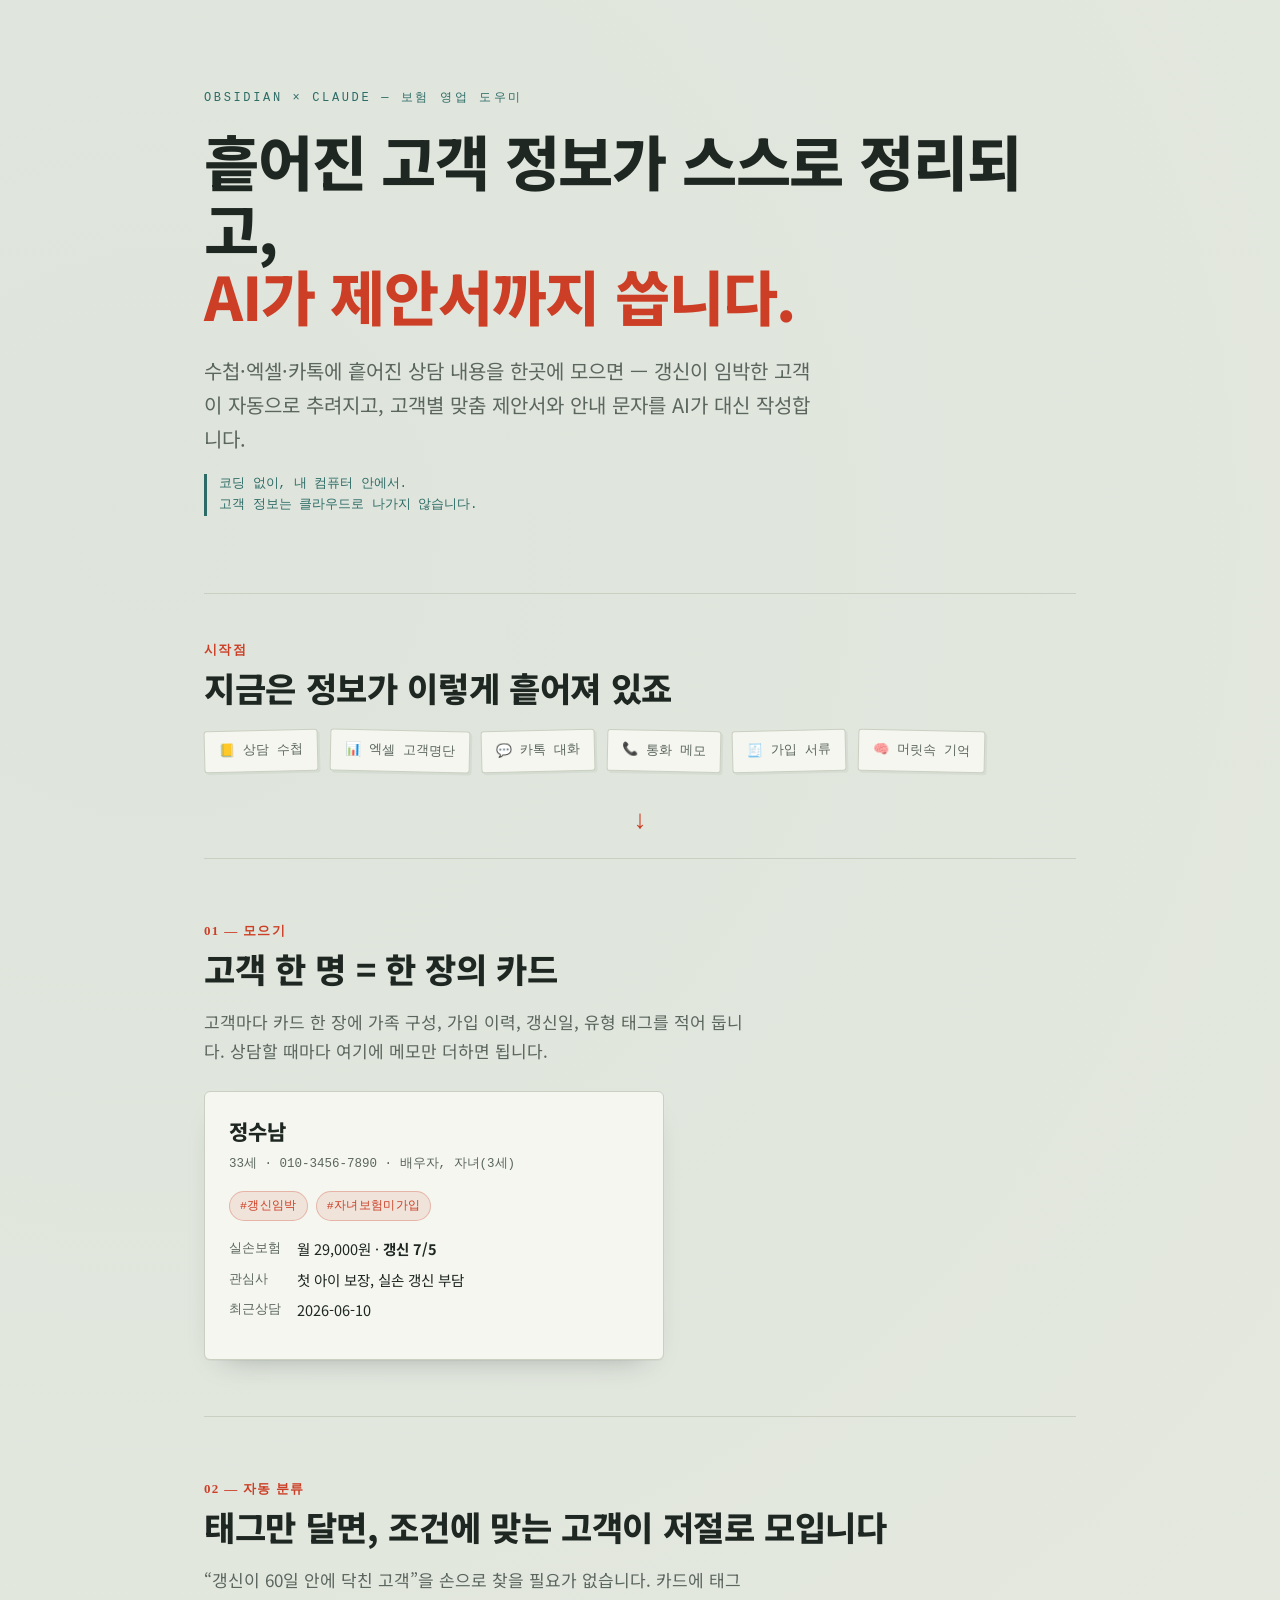
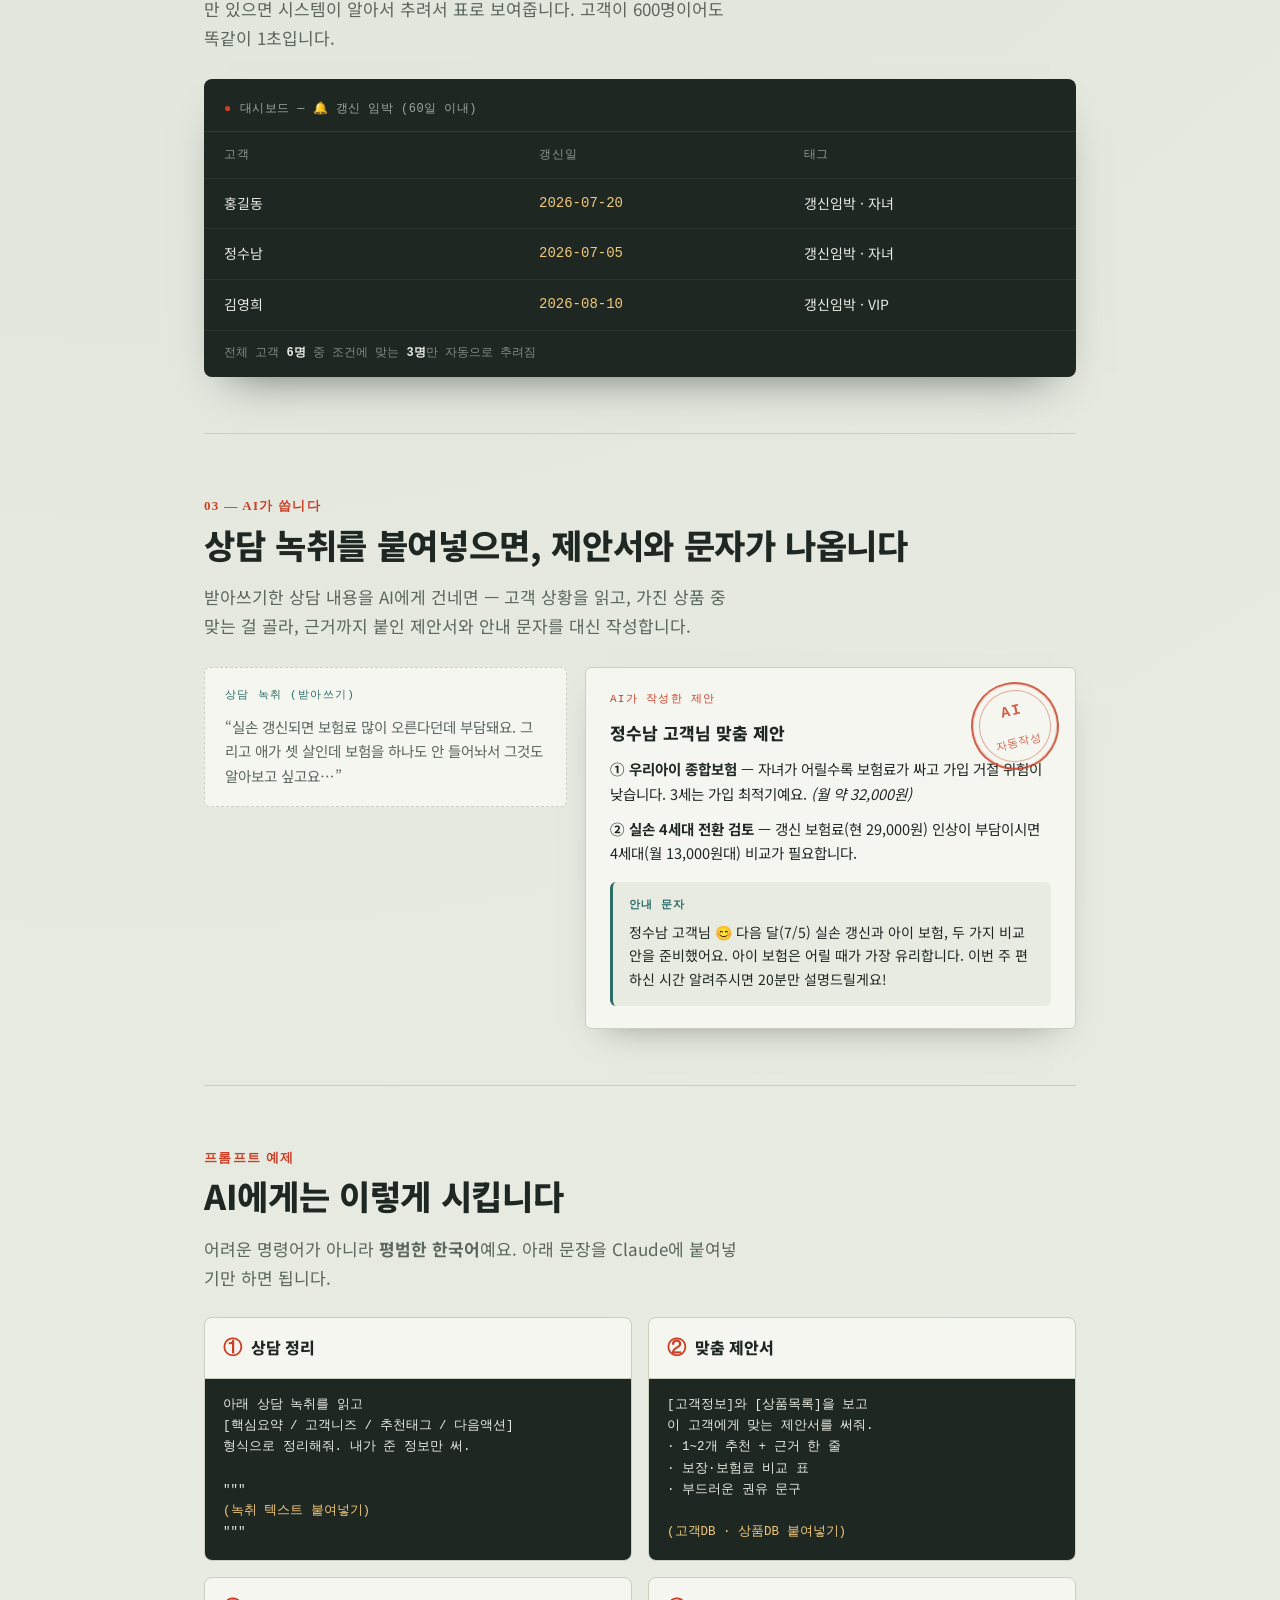
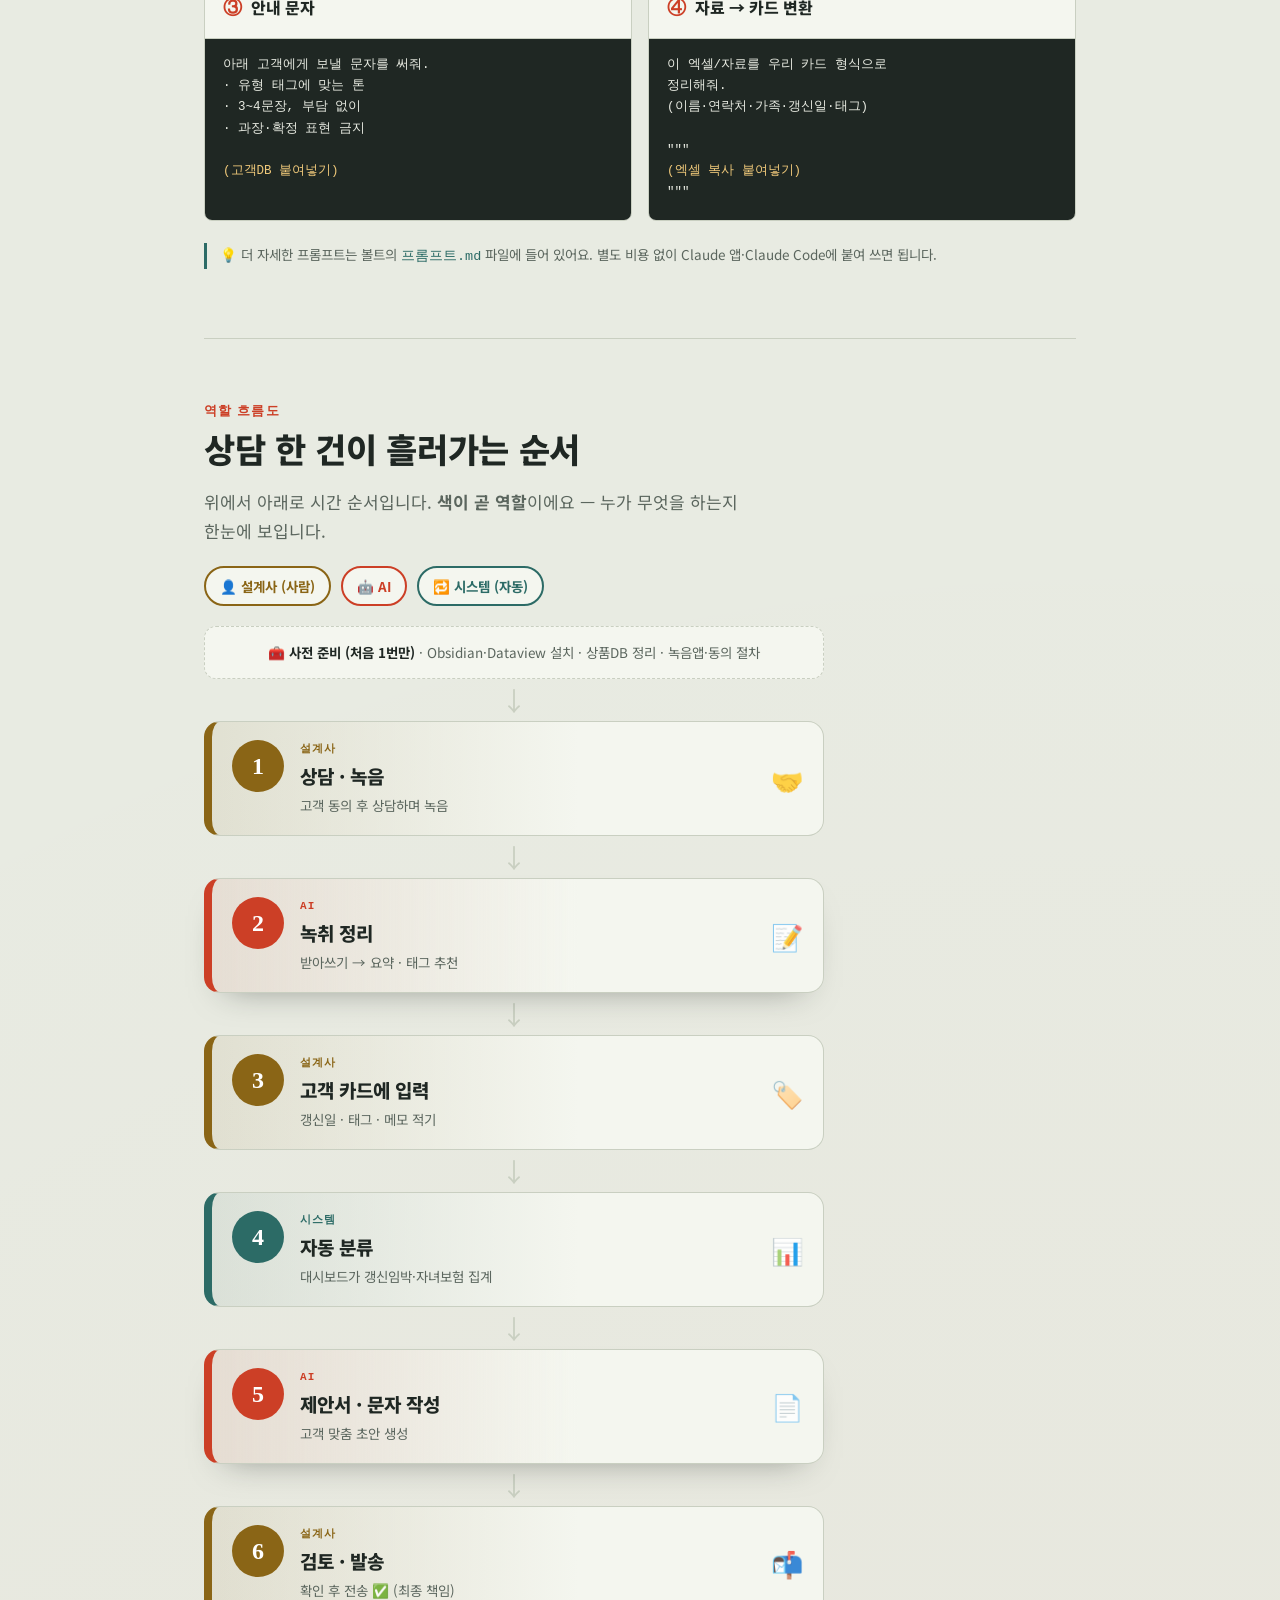
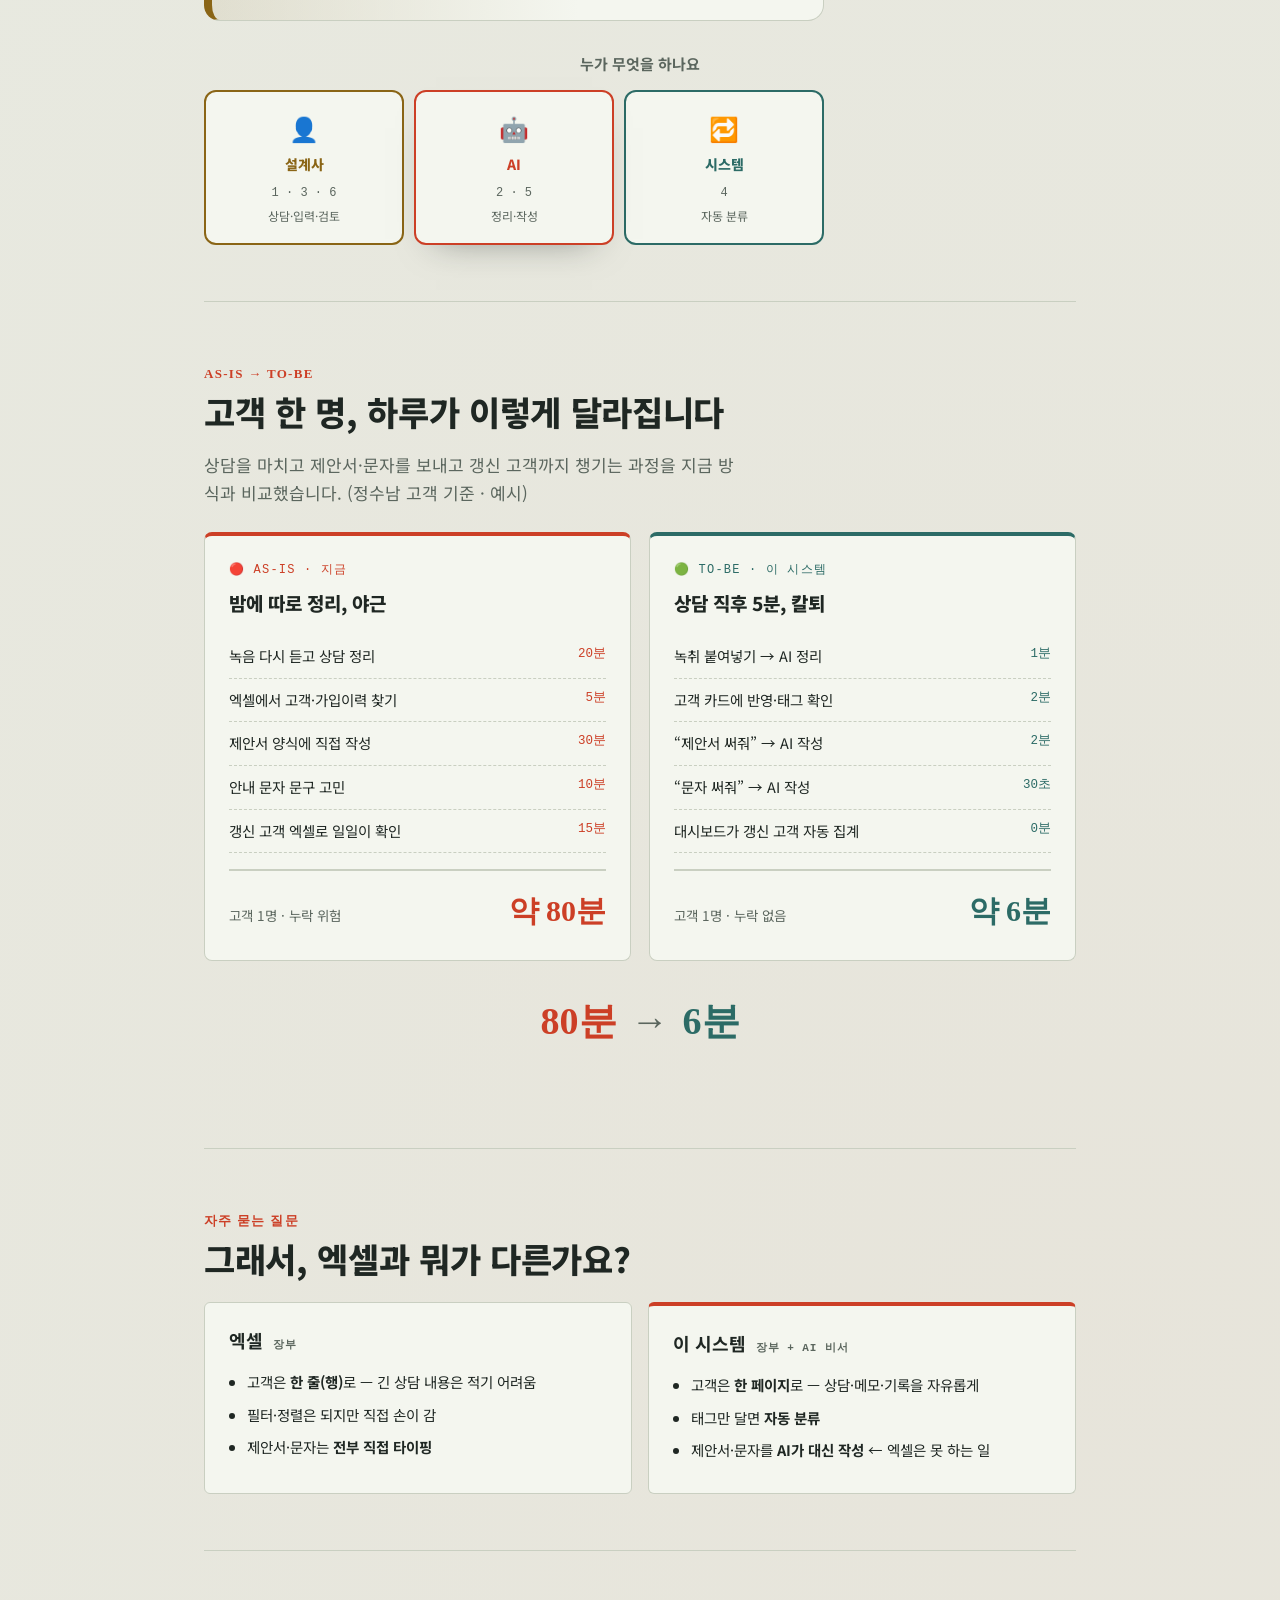
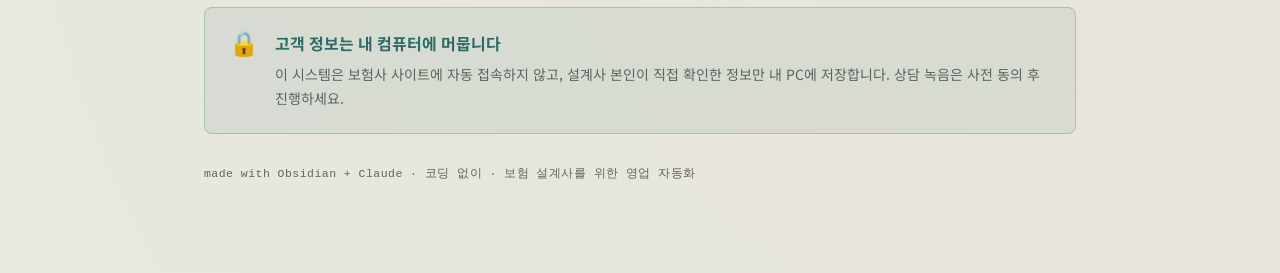
<file: index.html>
<!doctype html>
<html lang="ko">
<meta charset="utf-8">
<meta name="viewport" content="width=device-width, initial-scale=1">
<title>보험 영업 AI 도우미 — 어떻게 작동하나요</title>
<style>
  @import url('https://fonts.googleapis.com/css2?family=Noto+Sans+KR:wght@400;500;700;800;900&display=swap');
  :root {
    --ground: #E8EBE2;
    --paper: #F4F6EF;
    --text: #1F2723;
    --muted: #5B665E;
    --line: #C9CFC1;
    --accent: #CC3F26;   /* 도장 vermilion */
    --teal: #2C6B66;     /* 보장·신뢰 */
    --gold: #B98A2E;
    --kr: "Noto Sans KR", "Malgun Gothic", "Apple SD Gothic Neo", sans-serif;
    --mono: "Consolas", "D2Coding", "Menlo", monospace;
    --serif: Georgia, "Times New Roman", serif;
  }

  * { box-sizing: border-box; }

  body {
    margin: 0;
    background: var(--ground);
    color: var(--text);
    font-family: var(--kr);
    line-height: 1.7;
    -webkit-font-smoothing: antialiased;
    background-image:
      radial-gradient(circle at 12% 8%, rgba(44,107,102,.05), transparent 42%),
      radial-gradient(circle at 88% 92%, rgba(204,63,38,.04), transparent 40%);
  }

  .wrap { max-width: 920px; margin: 0 auto; padding: 0 24px; }

  /* ---- shared bits ---- */
  .eyebrow {
    font-family: var(--mono);
    font-size: 12px;
    letter-spacing: .22em;
    text-transform: uppercase;
    color: var(--teal);
    margin: 0 0 18px;
  }
  .step-no {
    font-family: var(--serif);
    font-size: 13px;
    letter-spacing: .1em;
    color: var(--accent);
    font-weight: 700;
  }
  h2 { font-size: clamp(24px, 4vw, 34px); line-height: 1.25; letter-spacing: -.01em; margin: 6px 0 14px; font-weight: 800; }
  .lead { color: var(--muted); font-size: 17px; max-width: 60ch; }

  /* ---- hero ---- */
  header.hero { padding: 88px 0 64px; }
  .hero h1 {
    font-size: clamp(34px, 6.4vw, 60px);
    line-height: 1.12;
    letter-spacing: -.02em;
    font-weight: 800;
    margin: 0 0 26px;
  }
  .hero h1 .hl { color: var(--accent); }
  .hero .sub { font-size: clamp(17px, 2.2vw, 20px); color: var(--muted); max-width: 56ch; margin: 0 0 18px; }
  .hero .fine {
    font-family: var(--mono);
    font-size: 12.5px;
    color: var(--teal);
    border-left: 3px solid var(--teal);
    padding-left: 12px;
    max-width: 48ch;
  }
  .hero .anim { animation: rise .8s cubic-bezier(.2,.7,.2,1) both; }
  .hero .anim:nth-child(2) { animation-delay: .08s; }
  .hero .anim:nth-child(3) { animation-delay: .16s; }
  .hero .anim:nth-child(4) { animation-delay: .24s; }

  @keyframes rise { from { opacity: 0; transform: translateY(14px); } to { opacity: 1; transform: none; } }

  /* ---- scattered chips (problem) ---- */
  .problem { padding: 40px 0 8px; border-top: 1px solid var(--line); }
  .chips { display: flex; flex-wrap: wrap; gap: 12px; margin-top: 20px; }
  .chip {
    font-family: var(--mono); font-size: 13px;
    background: var(--paper); border: 1px solid var(--line);
    padding: 9px 14px; border-radius: 3px; color: var(--muted);
    box-shadow: 2px 2px 0 rgba(31,39,35,.05);
  }
  .chip:nth-child(odd) { transform: rotate(-1.4deg); }
  .chip:nth-child(even) { transform: rotate(1.2deg); }
  .arrow-down { text-align: center; color: var(--accent); font-size: 26px; margin: 26px 0 8px; font-family: var(--serif); }

  /* ---- acts ---- */
  .act { padding: 56px 0; border-top: 1px solid var(--line); }
  .act .lead { margin-bottom: 26px; }

  /* customer card */
  .card {
    background: var(--paper);
    border: 1px solid var(--line);
    border-radius: 6px;
    padding: 22px 24px;
    box-shadow: 0 1px 0 rgba(31,39,35,.04), 0 14px 30px -20px rgba(31,39,35,.4);
    max-width: 460px;
  }
  .card .name { font-size: 21px; font-weight: 800; margin: 0; }
  .card .meta { font-family: var(--mono); font-size: 12.5px; color: var(--muted); margin: 4px 0 16px; }
  .tags { display: flex; gap: 8px; flex-wrap: wrap; margin-bottom: 16px; }
  .tag {
    font-family: var(--mono); font-size: 11.5px; letter-spacing: .03em;
    padding: 4px 10px; border-radius: 999px;
    background: rgba(204,63,38,.1); color: var(--accent);
    border: 1px solid rgba(204,63,38,.28);
  }
  .tag.teal { background: rgba(44,107,102,.1); color: var(--teal); border-color: rgba(44,107,102,.28); }
  .kv { display: grid; grid-template-columns: auto 1fr; gap: 6px 16px; font-size: 14.5px; }
  .kv dt { color: var(--muted); font-family: var(--mono); font-size: 12.5px; padding-top: 2px; }
  .kv dd { margin: 0; }

  /* dashboard */
  .dash {
    background: #1F2723; color: #E8EBE2;
    border-radius: 8px; padding: 8px 0 6px; overflow: hidden;
    box-shadow: 0 22px 44px -26px rgba(31,39,35,.7);
  }
  .dash .bar {
    font-family: var(--mono); font-size: 12px; letter-spacing: .04em;
    color: #9aa89f; padding: 12px 20px; border-bottom: 1px solid #313b34;
    display: flex; align-items: center; gap: 8px;
  }
  .dash .bar b { color: var(--accent); font-weight: 700; }
  .row {
    display: grid; grid-template-columns: 1.2fr 1fr 1fr; gap: 12px;
    padding: 13px 20px; font-size: 14px; align-items: center;
    border-bottom: 1px solid #2a332d;
  }
  .row.head { color: #8b988f; font-family: var(--mono); font-size: 11.5px; letter-spacing: .08em; text-transform: uppercase; }
  .row .due { font-family: var(--mono); color: #f0c97a; }
  .row .pulled { display: inline-block; }
  .row.in { animation: pull .6s ease both; }
  .row.in:nth-child(3) { animation-delay: .1s; }
  .row.in:nth-child(4) { animation-delay: .22s; }
  .row.in:nth-child(5) { animation-delay: .34s; }
  @keyframes pull { from { opacity: 0; transform: translateX(-18px); } to { opacity: 1; transform: none; } }
  .dash .foot { font-family: var(--mono); font-size: 12px; color: #7f8d83; padding: 12px 20px 8px; }
  .dash .foot b { color: #E8EBE2; }

  /* AI output (before / after) */
  .io { display: grid; grid-template-columns: 1fr; gap: 18px; }
  @media (min-width: 720px) { .io { grid-template-columns: .85fr 1.15fr; align-items: start; } }
  .transcript {
    background: var(--paper); border: 1px dashed var(--line);
    border-radius: 6px; padding: 18px 20px; font-size: 14.5px; color: var(--muted);
  }
  .transcript .label, .ai .label {
    font-family: var(--mono); font-size: 11px; letter-spacing: .12em; text-transform: uppercase;
    color: var(--teal); display: block; margin-bottom: 10px;
  }
  .ai {
    position: relative;
    background: var(--paper); border: 1px solid var(--line);
    border-radius: 6px; padding: 22px 24px;
    box-shadow: 0 16px 34px -22px rgba(31,39,35,.5);
  }
  .ai .label { color: var(--accent); }
  .ai h4 { margin: 0 0 4px; font-size: 17px; font-weight: 800; }
  .ai p { margin: 10px 0; font-size: 14.5px; }
  .ai .msg {
    margin-top: 16px; padding: 14px 16px; background: var(--ground);
    border-radius: 6px; border-left: 3px solid var(--teal); font-size: 14px;
  }
  .ai .msg b { color: var(--teal); font-family: var(--mono); font-size: 11px; letter-spacing: .1em; display: block; margin-bottom: 6px; text-transform: uppercase; }

  /* the stamp — one bold moment */
  .stamp {
    position: absolute; top: 14px; right: 16px;
    width: 88px; height: 88px; border-radius: 50%;
    border: 2.5px solid var(--accent); color: var(--accent);
    display: grid; place-content: center; text-align: center;
    font-family: var(--mono); font-size: 11px; letter-spacing: .06em; line-height: 1.3;
    transform: rotate(-13deg); opacity: .82;
    box-shadow: inset 0 0 0 1px rgba(204,63,38,.25);
  }
  .stamp::before {
    content: ""; position: absolute; inset: 6px; border-radius: 50%;
    border: 1px solid rgba(204,63,38,.5);
  }
  .stamp b { font-size: 15px; letter-spacing: .12em; }

  /* flow */
  .flow { padding: 56px 0; border-top: 1px solid var(--line); }
  .pipe { display: flex; flex-wrap: wrap; align-items: stretch; gap: 10px; margin-top: 24px; }
  .node {
    flex: 1 1 130px; background: var(--paper); border: 1px solid var(--line);
    border-radius: 6px; padding: 16px 14px; text-align: center;
  }
  .node .n { font-family: var(--mono); font-size: 11px; color: var(--teal); letter-spacing: .1em; }
  .node .t { font-weight: 700; font-size: 15px; margin-top: 6px; }
  .node .d { font-size: 12.5px; color: var(--muted); margin-top: 4px; }
  .node.ai-node { border-color: rgba(204,63,38,.4); background: rgba(204,63,38,.05); }
  .node.ai-node .n { color: var(--accent); }

  /* comparison */
  .vs { padding: 56px 0; border-top: 1px solid var(--line); }
  .vs-grid { display: grid; grid-template-columns: 1fr; gap: 16px; margin-top: 22px; }
  @media (min-width: 680px) { .vs-grid { grid-template-columns: 1fr 1fr; } }
  .panel { background: var(--paper); border: 1px solid var(--line); border-radius: 6px; padding: 22px 24px; }
  .panel h3 { margin: 0 0 14px; font-size: 18px; display: flex; align-items: baseline; gap: 10px; }
  .panel h3 span { font-family: var(--mono); font-size: 11px; color: var(--muted); letter-spacing: .08em; }
  .panel.now { border-top: 4px solid var(--accent); }
  .panel ul { margin: 0; padding-left: 18px; }
  .panel li { font-size: 14.5px; margin: 8px 0; }

  /* footer */
  footer { padding: 56px 0 80px; border-top: 1px solid var(--line); }
  .safe {
    background: rgba(44,107,102,.08); border: 1px solid rgba(44,107,102,.25);
    border-radius: 8px; padding: 22px 24px; display: flex; gap: 16px; align-items: flex-start;
  }
  .safe .ic { font-size: 24px; line-height: 1; }
  .safe h3 { margin: 0 0 6px; font-size: 16px; color: var(--teal); }
  .safe p { margin: 0; font-size: 14px; color: var(--muted); }
  .colophon { font-family: var(--mono); font-size: 11.5px; color: var(--muted); margin-top: 30px; letter-spacing: .04em; }

  /* ---- AS-IS vs TO-BE ---- */
  .compare { padding: 56px 0; border-top: 1px solid var(--line); }
  .cols { display: grid; grid-template-columns: 1fr; gap: 18px; margin-top: 24px; }
  @media (min-width: 720px) { .cols { grid-template-columns: 1fr 1fr; } }
  .col { background: var(--paper); border: 1px solid var(--line); border-radius: 8px; padding: 24px; }
  .col.asis { border-top: 4px solid var(--accent); }
  .col.tobe { border-top: 4px solid var(--teal); }
  .col .tag-h { font-family: var(--mono); font-size: 12px; letter-spacing: .1em; text-transform: uppercase; margin: 0 0 6px; }
  .col.asis .tag-h { color: var(--accent); }
  .col.tobe .tag-h { color: var(--teal); }
  .col h3 { margin: 0 0 16px; font-size: 19px; font-weight: 800; }
  .steps { list-style: none; margin: 0; padding: 0; }
  .steps li { display: flex; justify-content: space-between; gap: 14px; font-size: 14.5px; padding: 9px 0; border-bottom: 1px dashed var(--line); }
  .steps li .t { font-family: var(--mono); font-size: 12.5px; white-space: nowrap; }
  .col.asis .steps li .t { color: var(--accent); }
  .col.tobe .steps li .t { color: var(--teal); }
  .total { display: flex; align-items: baseline; justify-content: space-between; margin-top: 16px; padding-top: 14px; border-top: 2px solid var(--line); }
  .total .lab { font-size: 13.5px; color: var(--muted); }
  .total .big { font-family: var(--serif); font-size: 30px; font-weight: 700; }
  .col.asis .total .big { color: var(--accent); }
  .col.tobe .total .big { color: var(--teal); }
  .punch { text-align: center; margin-top: 28px; font-family: var(--serif); font-size: clamp(24px, 4.2vw, 38px); font-weight: 700; }
  .punch .from { color: var(--accent); }
  .punch .to { color: var(--teal); }
  .punch .arr { color: var(--muted); margin: 0 14px; }

  /* ---- roles ---- */
  .roles { padding: 56px 0; border-top: 1px solid var(--line); }
  .role-grid { display: grid; grid-template-columns: 1fr; gap: 16px; margin-top: 24px; }
  @media (min-width: 720px) { .role-grid { grid-template-columns: repeat(3, 1fr); } }
  .role { background: var(--paper); border: 1px solid var(--line); border-radius: 8px; padding: 22px; }
  .role .ic { font-size: 26px; line-height: 1; }
  .role .who { font-family: var(--mono); font-size: 11px; letter-spacing: .08em; text-transform: uppercase; color: var(--muted); margin: 10px 0 2px; }
  .role h3 { margin: 0 0 4px; font-size: 17px; font-weight: 800; }
  .role.person { border-top: 4px solid var(--gold); }
  .role.ai { border-top: 4px solid var(--accent); }
  .role.sys { border-top: 4px solid var(--teal); }
  .role ul { margin: 12px 0 0; padding-left: 18px; }
  .role li { font-size: 14px; margin: 7px 0; }
  .prep { margin-top: 20px; background: rgba(185,138,46,.12); border: 1px solid rgba(185,138,46,.35); border-radius: 8px; padding: 18px 22px; }
  .prep h4 { margin: 0 0 8px; font-size: 15px; color: #8a6516; }
  .prep p { margin: 0; font-size: 14px; color: var(--muted); }

  /* ---- role flow diagram (infographic) ---- */
  .diagram { padding: 56px 0; border-top: 1px solid var(--line); }
  .dg-legend { display: flex; flex-wrap: wrap; gap: 10px; margin: 20px 0; }
  .dg-chip { display: inline-flex; align-items: center; gap: 8px; font-size: 13.5px; font-weight: 700; padding: 7px 14px; border-radius: 999px; border: 2px solid; background: var(--paper); }
  .dg-chip.person { color: #8a6516; border-color: #8a6516; }
  .dg-chip.ai { color: var(--accent); border-color: var(--accent); }
  .dg-chip.sys { color: var(--teal); border-color: var(--teal); }
  .dg-flow { max-width: 620px; }
  .dg-prep { background: var(--paper); border: 1px dashed var(--line); border-radius: 12px; padding: 14px 18px; text-align: center; font-size: 13.5px; color: var(--muted); }
  .dg-prep b { color: var(--text); }
  .dg-down { text-align: center; font-size: 26px; line-height: 1; color: var(--line); margin: 8px 0; }
  .dg-step { display: flex; align-items: stretch; gap: 16px; border-radius: 16px; padding: 18px 20px; border: 1px solid var(--line); border-left-width: 8px; background: var(--paper); }
  .dg-step.person { border-left-color: #8a6516; background: linear-gradient(90deg, rgba(138,101,22,.08), var(--paper) 60%); }
  .dg-step.ai { border-left-color: var(--accent); background: linear-gradient(90deg, rgba(204,63,38,.07), var(--paper) 60%); }
  .dg-step.sys { border-left-color: var(--teal); background: linear-gradient(90deg, rgba(44,107,102,.07), var(--paper) 60%); }
  .dg-num { flex: 0 0 auto; width: 52px; height: 52px; border-radius: 50%; display: grid; place-content: center; font-family: var(--serif); font-size: 24px; font-weight: 700; color: #fff; }
  .dg-step.person .dg-num { background: #8a6516; }
  .dg-step.ai .dg-num { background: var(--accent); }
  .dg-step.sys .dg-num { background: var(--teal); }
  .dg-body { display: flex; flex-direction: column; justify-content: center; }
  .dg-role { font-family: var(--mono); font-size: 11px; font-weight: 700; letter-spacing: .1em; text-transform: uppercase; }
  .dg-step.person .dg-role { color: #8a6516; }
  .dg-step.ai .dg-role { color: var(--accent); }
  .dg-step.sys .dg-role { color: var(--teal); }
  .dg-ttl { font-size: 19px; font-weight: 800; margin: 1px 0 2px; }
  .dg-desc { font-size: 13.5px; color: var(--muted); }
  .dg-icon { margin-left: auto; align-self: center; font-size: 26px; opacity: .85; }
  .dg-summary { margin-top: 30px; }
  .dg-summary h3 { text-align: center; font-size: 15px; color: var(--muted); font-weight: 700; margin: 0 0 14px; }
  .dg-scards { display: grid; grid-template-columns: 1fr 1fr 1fr; gap: 10px; max-width: 620px; }
  .dg-scard { text-align: center; border-radius: 12px; padding: 16px 8px; border: 2px solid; background: var(--paper); }
  .dg-scard.person { border-color: #8a6516; }
  .dg-scard.ai { border-color: var(--accent); }
  .dg-scard.sys { border-color: var(--teal); }
  .dg-scard .who { font-size: 24px; }
  .dg-scard .lab { font-weight: 800; font-size: 14px; margin: 4px 0 6px; }
  .dg-scard.person .lab { color: #8a6516; }
  .dg-scard.ai .lab { color: var(--accent); }
  .dg-scard.sys .lab { color: var(--teal); }
  .dg-scard .nums { font-family: var(--mono); font-size: 12px; color: var(--muted); }
  .dg-scard .do { font-size: 12px; color: var(--muted); margin-top: 3px; }
  @media (max-width: 440px) { .dg-scards { grid-template-columns: 1fr; } .dg-icon { display: none; } }

  /* ---- prompt examples ---- */
  .prompts { padding: 56px 0; border-top: 1px solid var(--line); }
  .pcards { display: grid; grid-template-columns: 1fr; gap: 16px; margin-top: 24px; }
  @media (min-width: 760px) { .pcards { grid-template-columns: 1fr 1fr; } }
  .pcard { background: var(--paper); border: 1px solid var(--line); border-radius: 8px; overflow: hidden; display: flex; flex-direction: column; }
  .phead { font-weight: 800; font-size: 16px; padding: 14px 18px; border-bottom: 1px solid var(--line); display: flex; align-items: center; gap: 9px; }
  .pnum { color: var(--accent); font-family: var(--serif); font-size: 19px; }
  .pbox { margin: 0; flex: 1; background: #1F2723; color: #E8EBE2; font-family: var(--mono); font-size: 12.5px; line-height: 1.7; padding: 16px 18px; white-space: pre-wrap; word-break: break-word; }
  .pbox .ph { color: #f0c97a; }
  .ptip { margin-top: 22px; font-size: 13.5px; color: var(--muted); border-left: 3px solid var(--teal); padding-left: 13px; }
  .ptip code { font-family: var(--mono); color: var(--teal); }

  @media (prefers-reduced-motion: reduce) {
    .anim, .row.in { animation: none !important; }
  }
</style>

<div class="wrap">

  <header class="hero">
    <p class="eyebrow anim">Obsidian × Claude — 보험 영업 도우미</p>
    <h1 class="anim">흩어진 고객 정보가 스스로 정리되고,<br><span class="hl">AI가 제안서까지 씁니다.</span></h1>
    <p class="sub anim">수첩·엑셀·카톡에 흩어진 상담 내용을 한곳에 모으면 — 갱신이 임박한 고객이 자동으로 추려지고, 고객별 맞춤 제안서와 안내 문자를 AI가 대신 작성합니다.</p>
    <p class="fine anim">코딩 없이, 내 컴퓨터 안에서.<br>고객 정보는 클라우드로 나가지 않습니다.</p>
  </header>

  <section class="problem">
    <span class="step-no">시작점</span>
    <h2>지금은 정보가 이렇게 흩어져 있죠</h2>
    <div class="chips">
      <span class="chip">📒 상담 수첩</span>
      <span class="chip">📊 엑셀 고객명단</span>
      <span class="chip">💬 카톡 대화</span>
      <span class="chip">📞 통화 메모</span>
      <span class="chip">🧾 가입 서류</span>
      <span class="chip">🧠 머릿속 기억</span>
    </div>
    <div class="arrow-down">↓</div>
  </section>

  <section class="act">
    <span class="step-no">01 — 모으기</span>
    <h2>고객 한 명 = 한 장의 카드</h2>
    <p class="lead">고객마다 카드 한 장에 가족 구성, 가입 이력, 갱신일, 유형 태그를 적어 둡니다. 상담할 때마다 여기에 메모만 더하면 됩니다.</p>
    <div class="card">
      <p class="name">정수남</p>
      <p class="meta">33세 · 010-3456-7890 · 배우자, 자녀(3세)</p>
      <div class="tags">
        <span class="tag">#갱신임박</span>
        <span class="tag">#자녀보험미가입</span>
      </div>
      <dl class="kv">
        <dt>실손보험</dt><dd>월 29,000원 · <strong>갱신 7/5</strong></dd>
        <dt>관심사</dt><dd>첫 아이 보장, 실손 갱신 부담</dd>
        <dt>최근상담</dt><dd>2026-06-10</dd>
      </dl>
    </div>
  </section>

  <section class="act">
    <span class="step-no">02 — 자동 분류</span>
    <h2>태그만 달면, 조건에 맞는 고객이 저절로 모입니다</h2>
    <p class="lead">“갱신이 60일 안에 닥친 고객”을 손으로 찾을 필요가 없습니다. 카드에 태그만 있으면 시스템이 알아서 추려서 표로 보여줍니다. 고객이 600명이어도 똑같이 1초입니다.</p>
    <div class="dash">
      <div class="bar"><b>●</b> 대시보드 — 🔔 갱신 임박 (60일 이내)</div>
      <div class="row head"><span>고객</span><span>갱신일</span><span>태그</span></div>
      <div class="row in"><span class="pulled">홍길동</span><span class="due">2026-07-20</span><span>갱신임박 · 자녀</span></div>
      <div class="row in"><span class="pulled">정수남</span><span class="due">2026-07-05</span><span>갱신임박 · 자녀</span></div>
      <div class="row in"><span class="pulled">김영희</span><span class="due">2026-08-10</span><span>갱신임박 · VIP</span></div>
      <div class="foot">전체 고객 <b>6명</b> 중 조건에 맞는 <b>3명</b>만 자동으로 추려짐</div>
    </div>
  </section>

  <section class="act">
    <span class="step-no">03 — AI가 씁니다</span>
    <h2>상담 녹취를 붙여넣으면, 제안서와 문자가 나옵니다</h2>
    <p class="lead">받아쓰기한 상담 내용을 AI에게 건네면 — 고객 상황을 읽고, 가진 상품 중 맞는 걸 골라, 근거까지 붙인 제안서와 안내 문자를 대신 작성합니다.</p>
    <div class="io">
      <div class="transcript">
        <span class="label">상담 녹취 (받아쓰기)</span>
        “실손 갱신되면 보험료 많이 오른다던데 부담돼요. 그리고 애가 셋 살인데 보험을 하나도 안 들어놔서 그것도 알아보고 싶고요…”
      </div>
      <div class="ai">
        <div class="stamp"><b>AI</b><br>자동작성</div>
        <span class="label">AI가 작성한 제안</span>
        <h4>정수남 고객님 맞춤 제안</h4>
        <p><strong>① 우리아이 종합보험</strong> — 자녀가 어릴수록 보험료가 싸고 가입 거절 위험이 낮습니다. 3세는 가입 최적기예요. <em>(월 약 32,000원)</em></p>
        <p><strong>② 실손 4세대 전환 검토</strong> — 갱신 보험료(현 29,000원) 인상이 부담이시면 4세대(월 13,000원대) 비교가 필요합니다.</p>
        <div class="msg">
          <b>안내 문자</b>
          정수남 고객님 😊 다음 달(7/5) 실손 갱신과 아이 보험, 두 가지 비교안을 준비했어요. 아이 보험은 어릴 때가 가장 유리합니다. 이번 주 편하신 시간 알려주시면 20분만 설명드릴게요!
        </div>
      </div>
    </div>
  </section>

  <section class="prompts">
    <span class="step-no">프롬프트 예제</span>
    <h2>AI에게는 이렇게 시킵니다</h2>
    <p class="lead">어려운 명령어가 아니라 <strong>평범한 한국어</strong>예요. 아래 문장을 Claude에 붙여넣기만 하면 됩니다.</p>
    <div class="pcards">
      <div class="pcard">
        <div class="phead"><span class="pnum">①</span> 상담 정리</div>
        <pre class="pbox">아래 상담 녹취를 읽고
[핵심요약 / 고객니즈 / 추천태그 / 다음액션]
형식으로 정리해줘. 내가 준 정보만 써.

"""
<span class="ph">(녹취 텍스트 붙여넣기)</span>
"""</pre>
      </div>
      <div class="pcard">
        <div class="phead"><span class="pnum">②</span> 맞춤 제안서</div>
        <pre class="pbox">[고객정보]와 [상품목록]을 보고
이 고객에게 맞는 제안서를 써줘.
· 1~2개 추천 + 근거 한 줄
· 보장·보험료 비교 표
· 부드러운 권유 문구

<span class="ph">(고객DB · 상품DB 붙여넣기)</span></pre>
      </div>
      <div class="pcard">
        <div class="phead"><span class="pnum">③</span> 안내 문자</div>
        <pre class="pbox">아래 고객에게 보낼 문자를 써줘.
· 유형 태그에 맞는 톤
· 3~4문장, 부담 없이
· 과장·확정 표현 금지

<span class="ph">(고객DB 붙여넣기)</span></pre>
      </div>
      <div class="pcard">
        <div class="phead"><span class="pnum">④</span> 자료 → 카드 변환</div>
        <pre class="pbox">이 엑셀/자료를 우리 카드 형식으로
정리해줘.
(이름·연락처·가족·갱신일·태그)

"""
<span class="ph">(엑셀 복사 붙여넣기)</span>
"""</pre>
      </div>
    </div>
    <p class="ptip">💡 더 자세한 프롬프트는 볼트의 <code>프롬프트.md</code> 파일에 들어 있어요. 별도 비용 없이 Claude 앱·Claude Code에 붙여 쓰면 됩니다.</p>
  </section>

  <section class="diagram">
    <span class="step-no">역할 흐름도</span>
    <h2>상담 한 건이 흘러가는 순서</h2>
    <p class="lead">위에서 아래로 시간 순서입니다. <strong>색이 곧 역할</strong>이에요 — 누가 무엇을 하는지 한눈에 보입니다.</p>
    <div class="dg-legend">
      <span class="dg-chip person">👤 설계사 (사람)</span>
      <span class="dg-chip ai">🤖 AI</span>
      <span class="dg-chip sys">🔁 시스템 (자동)</span>
    </div>
    <div class="dg-flow">
      <div class="dg-prep">🧰 <b>사전 준비 (처음 1번만)</b> · Obsidian·Dataview 설치 · 상품DB 정리 · 녹음앱·동의 절차</div>
      <div class="dg-down">↓</div>
      <div class="dg-step person"><div class="dg-num">1</div><div class="dg-body"><span class="dg-role">설계사</span><span class="dg-ttl">상담 · 녹음</span><span class="dg-desc">고객 동의 후 상담하며 녹음</span></div><div class="dg-icon">🤝</div></div>
      <div class="dg-down">↓</div>
      <div class="dg-step ai"><div class="dg-num">2</div><div class="dg-body"><span class="dg-role">AI</span><span class="dg-ttl">녹취 정리</span><span class="dg-desc">받아쓰기 → 요약 · 태그 추천</span></div><div class="dg-icon">📝</div></div>
      <div class="dg-down">↓</div>
      <div class="dg-step person"><div class="dg-num">3</div><div class="dg-body"><span class="dg-role">설계사</span><span class="dg-ttl">고객 카드에 입력</span><span class="dg-desc">갱신일 · 태그 · 메모 적기</span></div><div class="dg-icon">🏷️</div></div>
      <div class="dg-down">↓</div>
      <div class="dg-step sys"><div class="dg-num">4</div><div class="dg-body"><span class="dg-role">시스템</span><span class="dg-ttl">자동 분류</span><span class="dg-desc">대시보드가 갱신임박·자녀보험 집계</span></div><div class="dg-icon">📊</div></div>
      <div class="dg-down">↓</div>
      <div class="dg-step ai"><div class="dg-num">5</div><div class="dg-body"><span class="dg-role">AI</span><span class="dg-ttl">제안서 · 문자 작성</span><span class="dg-desc">고객 맞춤 초안 생성</span></div><div class="dg-icon">📄</div></div>
      <div class="dg-down">↓</div>
      <div class="dg-step person"><div class="dg-num">6</div><div class="dg-body"><span class="dg-role">설계사</span><span class="dg-ttl">검토 · 발송</span><span class="dg-desc">확인 후 전송 ✅ (최종 책임)</span></div><div class="dg-icon">📬</div></div>
    </div>
    <div class="dg-summary">
      <h3>누가 무엇을 하나요</h3>
      <div class="dg-scards">
        <div class="dg-scard person"><div class="who">👤</div><div class="lab">설계사</div><div class="nums">1 · 3 · 6</div><div class="do">상담·입력·검토</div></div>
        <div class="dg-scard ai"><div class="who">🤖</div><div class="lab">AI</div><div class="nums">2 · 5</div><div class="do">정리·작성</div></div>
        <div class="dg-scard sys"><div class="who">🔁</div><div class="lab">시스템</div><div class="nums">4</div><div class="do">자동 분류</div></div>
      </div>
    </div>
  </section>

  <section class="compare">
    <span class="step-no">AS-IS → TO-BE</span>
    <h2>고객 한 명, 하루가 이렇게 달라집니다</h2>
    <p class="lead">상담을 마치고 제안서·문자를 보내고 갱신 고객까지 챙기는 과정을 지금 방식과 비교했습니다. (정수남 고객 기준 · 예시)</p>
    <div class="cols">
      <div class="col asis">
        <p class="tag-h">🔴 AS-IS · 지금</p>
        <h3>밤에 따로 정리, 야근</h3>
        <ul class="steps">
          <li><span>녹음 다시 듣고 상담 정리</span><span class="t">20분</span></li>
          <li><span>엑셀에서 고객·가입이력 찾기</span><span class="t">5분</span></li>
          <li><span>제안서 양식에 직접 작성</span><span class="t">30분</span></li>
          <li><span>안내 문자 문구 고민</span><span class="t">10분</span></li>
          <li><span>갱신 고객 엑셀로 일일이 확인</span><span class="t">15분</span></li>
        </ul>
        <div class="total"><span class="lab">고객 1명 · 누락 위험</span><span class="big">약 80분</span></div>
      </div>
      <div class="col tobe">
        <p class="tag-h">🟢 TO-BE · 이 시스템</p>
        <h3>상담 직후 5분, 칼퇴</h3>
        <ul class="steps">
          <li><span>녹취 붙여넣기 → AI 정리</span><span class="t">1분</span></li>
          <li><span>고객 카드에 반영·태그 확인</span><span class="t">2분</span></li>
          <li><span>“제안서 써줘” → AI 작성</span><span class="t">2분</span></li>
          <li><span>“문자 써줘” → AI 작성</span><span class="t">30초</span></li>
          <li><span>대시보드가 갱신 고객 자동 집계</span><span class="t">0분</span></li>
        </ul>
        <div class="total"><span class="lab">고객 1명 · 누락 없음</span><span class="big">약 6분</span></div>
      </div>
    </div>
    <p class="punch"><span class="from">80분</span><span class="arr">→</span><span class="to">6분</span></p>
  </section>

  <section class="vs">
    <span class="step-no">자주 묻는 질문</span>
    <h2>그래서, 엑셀과 뭐가 다른가요?</h2>
    <div class="vs-grid">
      <div class="panel">
        <h3>엑셀 <span>장부</span></h3>
        <ul>
          <li>고객은 <strong>한 줄(행)</strong>로 — 긴 상담 내용은 적기 어려움</li>
          <li>필터·정렬은 되지만 직접 손이 감</li>
          <li>제안서·문자는 <strong>전부 직접 타이핑</strong></li>
        </ul>
      </div>
      <div class="panel now">
        <h3>이 시스템 <span>장부 + AI 비서</span></h3>
        <ul>
          <li>고객은 <strong>한 페이지</strong>로 — 상담·메모·기록을 자유롭게</li>
          <li>태그만 달면 <strong>자동 분류</strong></li>
          <li>제안서·문자를 <strong>AI가 대신 작성</strong> ← 엑셀은 못 하는 일</li>
        </ul>
      </div>
    </div>
  </section>

  <footer>
    <div class="safe">
      <span class="ic">🔒</span>
      <div>
        <h3>고객 정보는 내 컴퓨터에 머뭅니다</h3>
        <p>이 시스템은 보험사 사이트에 자동 접속하지 않고, 설계사 본인이 직접 확인한 정보만 내 PC에 저장합니다. 상담 녹음은 사전 동의 후 진행하세요.</p>
      </div>
    </div>
    <p class="colophon">made with Obsidian + Claude · 코딩 없이 · 보험 설계사를 위한 영업 자동화</p>
  </footer>

</div>

</html>
</file>
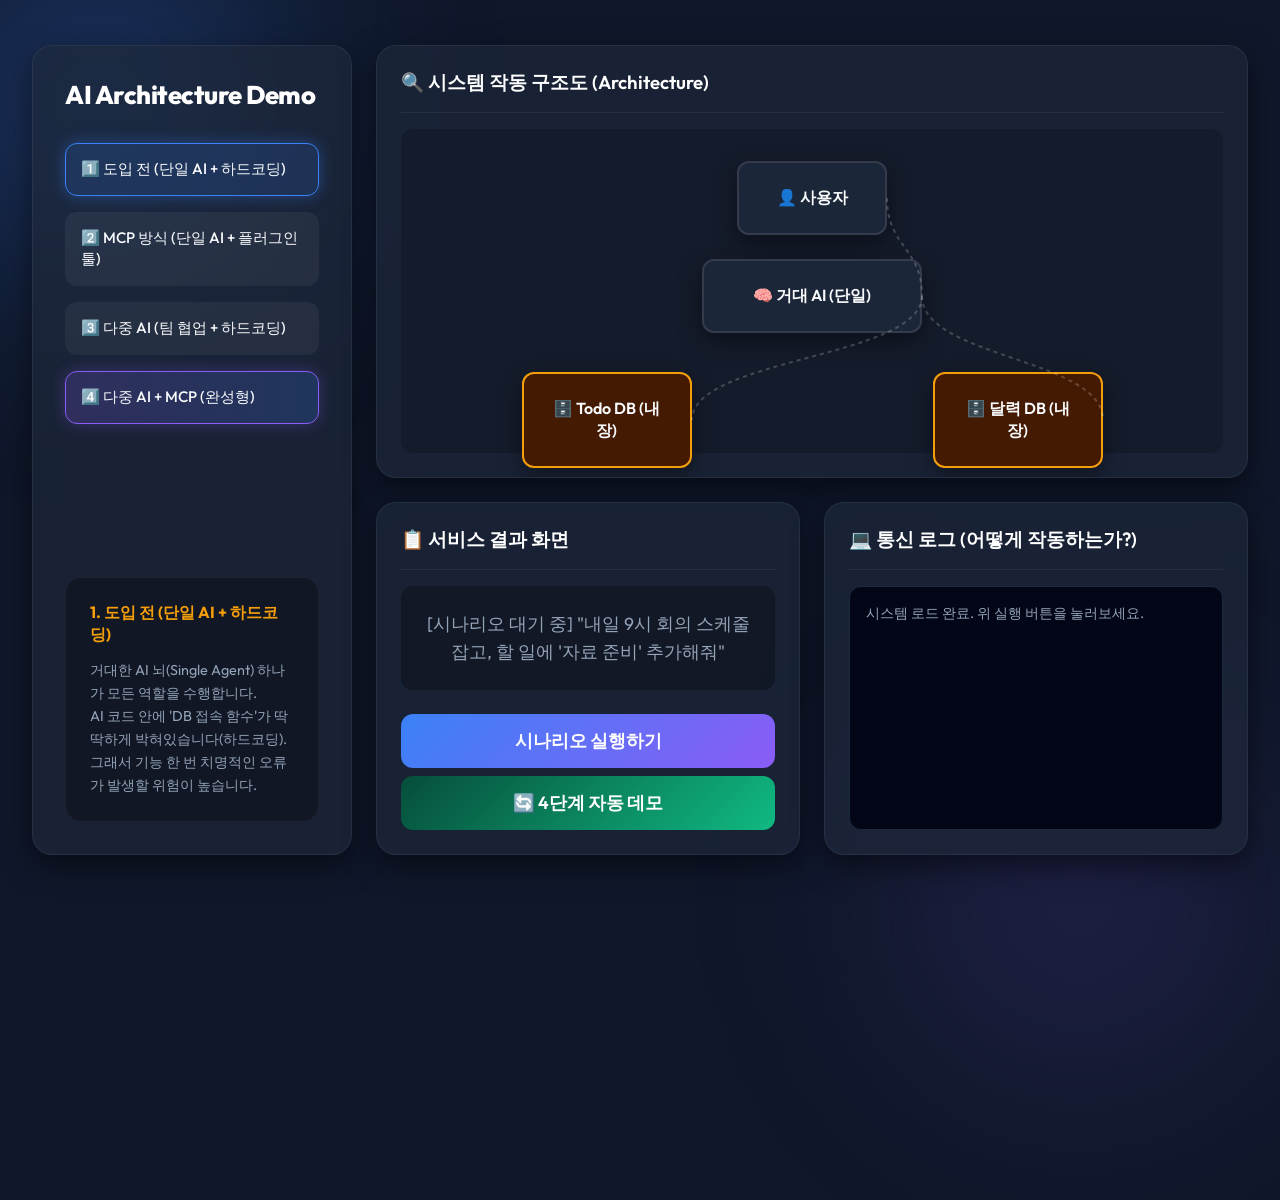
<file: web_demo/index.html>
<!DOCTYPE html>
<html lang="ko">

<head>
    <meta charset="UTF-8">
    <meta name="viewport" content="width=device-width, initial-scale=1.0">
    <title>AI Architecture Visualizer</title>
    <link rel="stylesheet" href="styles.css">
    <link href="https://fonts.googleapis.com/css2?family=Outfit:wght@300;400;600;800&display=swap" rel="stylesheet">
</head>

<body>
    <div class="app-container">
        <!-- Sidebar Navigation -->
        <aside class="sidebar glass-panel">
            <div class="logo">
                <h2>AI Architecture Demo</h2>
            </div>

            <nav class="nav-menu">
                <button class="nav-btn active" data-mode="1">1️⃣ 도입 전 (단일 AI + 하드코딩)</button>
                <button class="nav-btn" data-mode="2">2️⃣ MCP 방식 (단일 AI + 플러그인 툴)</button>
                <button class="nav-btn" data-mode="3">3️⃣ 다중 AI (팀 협업 + 하드코딩)</button>
                <button class="nav-btn highlight" data-mode="4">4️⃣ 다중 AI + MCP (완성형)</button>
            </nav>

            <div class="info-card">
                <h4 id="mode-title">1. 기존 방식</h4>
                <p id="mode-desc">모든 역할을 하나의 거대한 AI가 수행하며, DB 연동 코드(도구)가 AI 소스코드 안에 고정(Hard-coded)되어 있습니다. 새로운 도구를 추가하려면
                    AI 서버 코드를 뜯어고쳐야 합니다.</p>
            </div>
        </aside>

        <main class="main-content">
            <!-- Architecture Visualization Area -->
            <div class="architecture-view glass-panel">
                <div class="view-header">
                    <h3>🔍 시스템 작동 구조도 (Architecture)</h3>
                </div>
                <div class="diagram-container" id="diagram-container">
                    <!-- Nodes injected via JS based on mode -->
                </div>
            </div>

            <!-- Dashboard & Logs Area -->
            <div class="bottom-area">
                <div class="result-board glass-panel">
                    <h3>📋 서비스 결과 화면</h3>
                    <div id="result-content" class="result-content">
                        [시나리오 대기 중] "내일 9시 회의 스케줄 잡고, 할 일에 '자료 준비' 추가해줘"
                    </div>
                    <button id="run-btn" class="run-btn">시나리오 실행하기</button>
                    <button id="auto-demo-btn" class="run-btn auto-demo-btn">🔄 4단계 자동 데모</button>
                </div>

                <div class="log-board glass-panel">
                    <h3>💻 통신 로그 (어떻게 작동하는가?)</h3>
                    <div class="terminal" id="terminal">
                        <div class="log system">시스템 로드 완료. 위 실행 버튼을 눌러보세요.</div>
                    </div>
                </div>
            </div>
        </main>
    </div>
    <script src="app.js"></script>
</body>

</html>
</file>
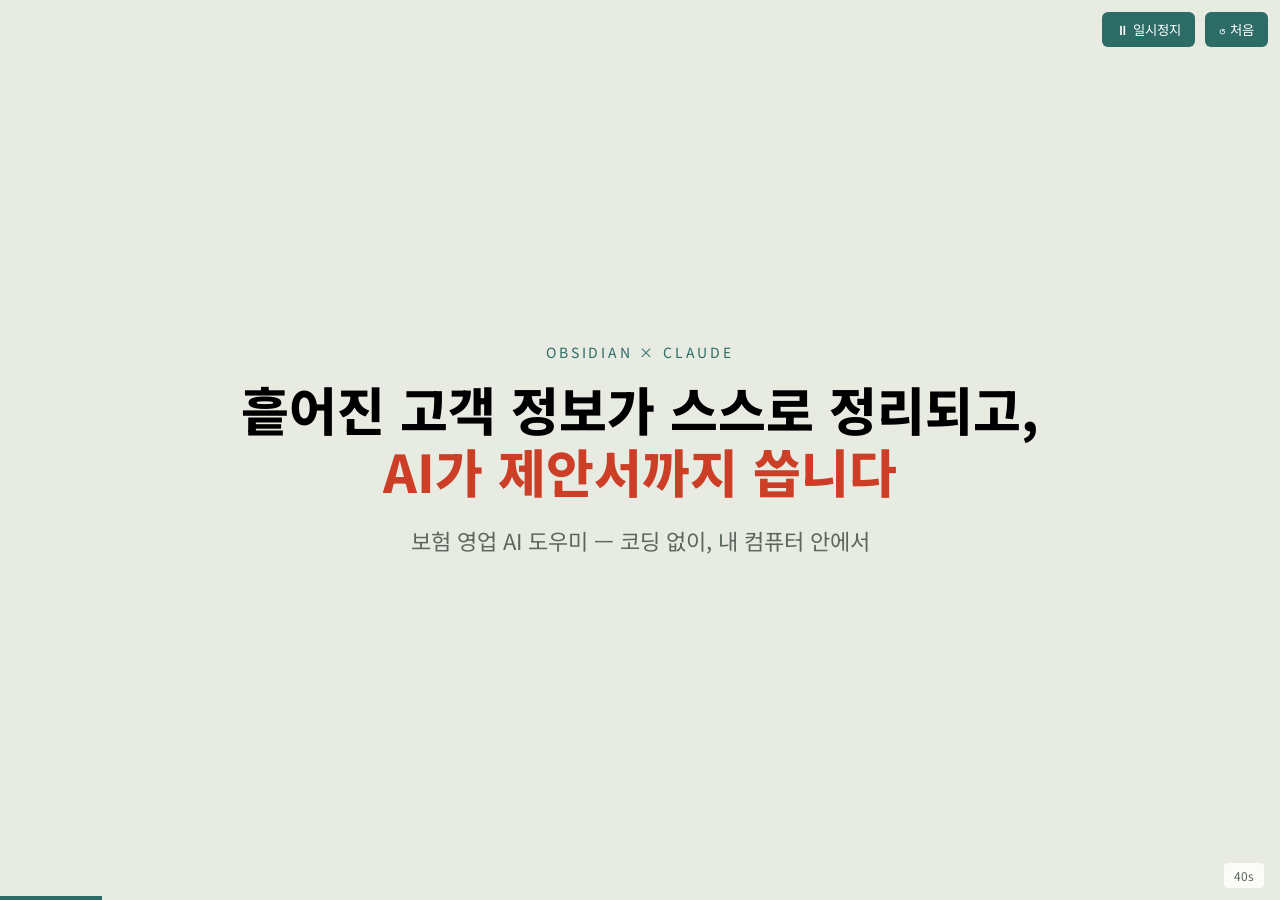
<file: video/promo.html>
<!DOCTYPE html>
<html lang="ko">
<head>
<meta charset="utf-8">
<meta name="viewport" content="width=device-width, initial-scale=1">
<title>보험 영업 AI 도우미 — 소개 영상</title>
<style>
@import url('https://fonts.googleapis.com/css2?family=Noto+Sans+KR:wght@400;700;800&display=swap');
:root {
  --ground: #E8EBE2; --paper: #F4F6EF; --text: #1F2723; --muted: #5B665E;
  --accent: #CC3F26; --teal: #2C6B66; --line: #C9CFC1;
}
* { box-sizing: border-box; margin: 0; padding: 0; }
html, body { height: 100%; overflow: hidden; font-family: 'Noto Sans KR', sans-serif; background: #000; }
#stage { width: 100vw; height: 100vh; position: relative; }
.scene {
  position: absolute; inset: 0; display: flex; flex-direction: column;
  justify-content: center; align-items: center; padding: 48px;
  background: var(--ground); opacity: 0; pointer-events: none;
  transition: opacity 0.8s ease;
}
.scene.active { opacity: 1; pointer-events: auto; }
.scene.dark { background: #1F2723; color: #E8EBE2; }
.eyebrow { color: var(--teal); font-size: 14px; letter-spacing: .2em; margin-bottom: 16px; }
h1 { font-size: clamp(28px, 5vw, 52px); text-align: center; line-height: 1.2; font-weight: 800; max-width: 900px; }
h1 .hl { color: var(--accent); }
.sub { color: var(--muted); font-size: clamp(16px, 2vw, 22px); text-align: center; max-width: 700px; margin-top: 20px; line-height: 1.6; }
.chips { display: flex; flex-wrap: wrap; gap: 12px; justify-content: center; margin-top: 28px; max-width: 800px; }
.chip { background: var(--paper); border: 1px solid var(--line); padding: 12px 18px; border-radius: 4px; font-size: 16px; animation: pop 0.5s ease both; }
.chip:nth-child(1){animation-delay:.1s}.chip:nth-child(2){animation-delay:.2s}.chip:nth-child(3){animation-delay:.3s}
.chip:nth-child(4){animation-delay:.4s}.chip:nth-child(5){animation-delay:.5s}.chip:nth-child(6){animation-delay:.6s}
@keyframes pop { from{opacity:0;transform:scale(.8)} to{opacity:1;transform:scale(1)} }
.step { color: var(--accent); font-weight: 700; font-size: 14px; margin-bottom: 8px; }
.card { background: var(--paper); border: 1px solid var(--line); border-radius: 8px; padding: 24px; max-width: 420px; margin-top: 20px; box-shadow: 0 14px 40px rgba(0,0,0,.12); }
.card .name { font-size: 24px; font-weight: 800; }
.tags { margin: 12px 0; }
.tag { display: inline-block; background: rgba(204,63,38,.1); color: var(--accent); padding: 4px 12px; border-radius: 999px; font-size: 13px; margin-right: 6px; }
.dash { background: #1F2723; color: #E8EBE2; border-radius: 8px; padding: 0; overflow: hidden; max-width: 560px; width: 100%; margin-top: 20px; }
.dash .bar { padding: 14px 20px; border-bottom: 1px solid #333; color: #f0c97a; font-size: 14px; }
.row { display: grid; grid-template-columns: 1.2fr 1fr 1fr; gap: 12px; padding: 12px 20px; border-bottom: 1px solid #2a332d; font-size: 14px; }
.row.head { color: #888; font-size: 12px; }
.compare { display: flex; gap: 24px; margin-top: 24px; flex-wrap: wrap; justify-content: center; }
.col { background: var(--paper); border-radius: 12px; padding: 28px; width: 280px; border-top: 4px solid var(--accent); }
.col.tobe { border-top-color: var(--teal); }
.col h3 { font-size: 18px; margin-bottom: 12px; }
.big { font-size: 48px; font-weight: 800; margin-top: 12px; }
.col.asis .big { color: var(--accent); }
.col.tobe .big { color: var(--teal); }
.punch { font-size: clamp(36px, 6vw, 64px); font-weight: 800; margin-top: 32px; }
.punch .from { color: var(--accent); }
.punch .to { color: var(--teal); }
.io { display: grid; grid-template-columns: 1fr 1fr; gap: 20px; max-width: 900px; margin-top: 20px; }
@media(max-width:700px){ .io{ grid-template-columns:1fr; } }
.box { background: var(--paper); border: 1px solid var(--line); border-radius: 8px; padding: 20px; font-size: 14px; line-height: 1.7; }
.box.ai { border-color: rgba(204,63,38,.4); position: relative; }
.stamp { position: absolute; top: 12px; right: 12px; border: 2px solid var(--accent); color: var(--accent); border-radius: 50%; width: 64px; height: 64px; display: grid; place-content: center; text-align: center; font-size: 11px; font-weight: 700; transform: rotate(-12deg); }
#progress { position: fixed; bottom: 0; left: 0; height: 4px; background: var(--teal); width: 0; transition: width 0.3s; z-index: 99; }
#timer { position: fixed; bottom: 12px; right: 16px; color: var(--muted); font-size: 12px; z-index: 99; background: rgba(255,255,255,.8); padding: 4px 10px; border-radius: 4px; }
.controls { position: fixed; top: 12px; right: 12px; z-index: 99; }
.controls button { background: var(--teal); color: #fff; border: none; padding: 8px 14px; border-radius: 6px; cursor: pointer; font-family: inherit; margin-left: 6px; }
</style>
</head>
<body>
<div id="progress"></div>
<div id="timer"></div>
<div class="controls">
  <button onclick="togglePause()">⏸ 일시정지</button>
  <button onclick="restart()">↺ 처음</button>
</div>
<div id="stage">

  <section class="scene active" data-dur="6">
    <p class="eyebrow">OBSIDIAN × CLAUDE</p>
    <h1>흩어진 고객 정보가 스스로 정리되고,<br><span class="hl">AI가 제안서까지 씁니다</span></h1>
    <p class="sub">보험 영업 AI 도우미 — 코딩 없이, 내 컴퓨터 안에서</p>
  </section>

  <section class="scene" data-dur="5">
    <p class="step">시작점</p>
    <h1 style="font-size:36px">지금은 정보가 이렇게 흩어져 있죠</h1>
    <div class="chips">
      <span class="chip">📒 상담 수첩</span>
      <span class="chip">📊 엑셀 고객명단</span>
      <span class="chip">💬 카톡 대화</span>
      <span class="chip">📞 통화 메모</span>
      <span class="chip">🧾 가입 서류</span>
      <span class="chip">🧠 머릿속 기억</span>
    </div>
  </section>

  <section class="scene" data-dur="6">
    <p class="step">01 — 모으기</p>
    <h1 style="font-size:36px">고객 한 명 = 한 장의 카드</h1>
    <div class="card">
      <p class="name">정수남</p>
      <p style="color:var(--muted);font-size:13px;margin:6px 0">33세 · 배우자, 자녀(3세)</p>
      <div class="tags"><span class="tag">#갱신임박</span><span class="tag">#자녀보험미가입</span></div>
      <p style="font-size:14px;margin-top:8px">실손보험 월 29,000원 · <strong>갱신 7/5</strong></p>
    </div>
  </section>

  <section class="scene dark" data-dur="6">
    <p class="step" style="color:#f0c97a">02 — 자동 분류</p>
    <h1 style="font-size:32px;color:#E8EBE2">태그만 달면 고객이 저절로 모입니다</h1>
    <div class="dash">
      <div class="bar">🔔 갱신 임박 (60일 이내)</div>
      <div class="row head"><span>고객</span><span>갱신일</span><span>태그</span></div>
      <div class="row"><span>홍길동</span><span style="color:#f0c97a">2026-07-20</span><span>갱신임박</span></div>
      <div class="row"><span>정수남</span><span style="color:#f0c97a">2026-07-05</span><span>갱신임박·자녀</span></div>
      <div class="row"><span>김영희</span><span style="color:#f0c97a">2026-08-10</span><span>VIP</span></div>
    </div>
    <p class="sub" style="color:#9aa89f;margin-top:16px">600명이어도 1초</p>
  </section>

  <section class="scene" data-dur="8">
    <p class="step">03 — AI가 씁니다</p>
    <h1 style="font-size:32px">녹취 붙여넣기 → 제안서 + 문자</h1>
    <div class="io">
      <div class="box">
        <small style="color:var(--teal)">상담 녹취</small><br><br>
        "실손 갱신되면 보험료 부담돼요. 애가 셋 살인데 보험도 알아보고 싶어요…"
      </div>
      <div class="box ai">
        <div class="stamp">AI<br>작성</div>
        <small style="color:var(--accent)">맞춤 제안</small><br><br>
        <strong>① 우리아이 종합보험</strong> — 3세 가입 최적기<br>
        <strong>② 실손 4세대 전환</strong> — 보험료 비교<br><br>
        <em style="font-size:13px">"정수남 고객님 😊 비교안 준비했어요…"</em>
      </div>
    </div>
  </section>

  <section class="scene" data-dur="7">
    <p class="step">AS-IS → TO-BE</p>
    <h1 style="font-size:32px">고객 한 명, 하루가 달라집니다</h1>
    <div class="compare">
      <div class="col asis">
        <h3>🔴 지금</h3>
        <p style="font-size:14px;color:var(--muted)">녹음 정리 20분<br>제안서 30분<br>문자 10분<br>갱신 확인 15분</p>
        <div class="big">80분</div>
      </div>
      <div class="col tobe">
        <h3>🟢 이 시스템</h3>
        <p style="font-size:14px;color:var(--muted)">AI 정리 1분<br>제안서 2분<br>문자 30초<br>대시보드 0분</p>
        <div class="big">6분</div>
      </div>
    </div>
    <div class="punch"><span class="from">80분</span> → <span class="to">6분</span></div>
  </section>

  <section class="scene" data-dur="5">
    <p class="eyebrow">🔒 고객 정보는 내 컴퓨터에</p>
    <h1 style="font-size:36px">Obsidian + Claude<br><span class="hl">보험 설계사를 위한 영업 자동화</span></h1>
    <p class="sub">prjessy.github.io/insurance</p>
  </section>

</div>
<script>
const scenes = [...document.querySelectorAll('.scene')];
const durations = scenes.map(s => parseInt(s.dataset.dur || 5) * 1000);
const total = durations.reduce((a,b)=>a+b, 0);
let idx = 0, elapsed = 0, paused = false, last = Date.now(), raf;

function show(i) {
  scenes.forEach((s,j) => s.classList.toggle('active', j === i));
  idx = i;
}
function tick() {
  if (paused) { last = Date.now(); raf = requestAnimationFrame(tick); return; }
  const now = Date.now();
  elapsed += now - last; last = now;
  const loop = elapsed % total;
  document.getElementById('progress').style.width = (loop/total*100)+'%';
  const sec = Math.ceil((total-loop)/1000);
  document.getElementById('timer').textContent = sec + 's';
  let acc = 0;
  for (let i = 0; i < durations.length; i++) {
    acc += durations[i];
    if (loop < acc) { if (idx !== i) show(i); break; }
  }
  raf = requestAnimationFrame(tick);
}
function togglePause() { paused = !paused; }
function restart() { elapsed = 0; show(0); }
show(0); tick();
// 자동 전체화면 권장
document.addEventListener('click', () => {
  if (!document.fullscreenElement) document.documentElement.requestFullscreen?.();
}, { once: true });
</script>
</body>
</html>
</file>
<file: web_demo/styles.css>
:root {
    --bg-main: #0f172a;
    /* Slate 900 */
    --bg-glass: rgba(30, 41, 59, 0.7);
    /* Slate 800 */
    --border-glass: rgba(148, 163, 184, 0.1);
    --text-primary: #f8fafc;
    --text-muted: #94a3b8;
    --accent: #3b82f6;
    /* Blue 500 */
    --accent-glow: rgba(59, 130, 246, 0.4);
    --success: #10b981;
    /* Emerald 500 */
    --warning: #f59e0b;
    /* Amber 500 */
    --danger: #ef4444;
    /* Red 500 */
    --purple: #8b5cf6;
    /* Violet 500 */
}

* {
    box-sizing: border-box;
    margin: 0;
    padding: 0;
    font-family: 'Outfit', sans-serif;
}

body {
    background: var(--bg-main);
    color: var(--text-primary);
    min-height: 100vh;
    display: flex;
    justify-content: center;
    align-items: center;
    padding: 2rem;
    position: relative;
    overflow: hidden;
}

body::before,
body::after {
    content: '';
    position: absolute;
    width: 600px;
    height: 600px;
    border-radius: 50%;
    filter: blur(100px);
    z-index: -1;
}

body::before {
    top: -200px;
    left: -200px;
    background: radial-gradient(circle, var(--accent-glow) 0%, transparent 60%);
}

body::after {
    bottom: -300px;
    right: -100px;
    background: radial-gradient(circle, rgba(139, 92, 246, 0.2) 0%, transparent 60%);
}

.app-container {
    display: flex;
    gap: 1.5rem;
    width: 100%;
    max-width: 1400px;
    height: 90vh;
}

.glass-panel {
    background: var(--bg-glass);
    backdrop-filter: blur(16px);
    border: 1px solid var(--border-glass);
    border-radius: 20px;
    box-shadow: 0 10px 30px rgba(0, 0, 0, 0.5);
}

/* Sidebar */
.sidebar {
    width: 320px;
    padding: 2rem;
    display: flex;
    flex-direction: column;
    gap: 2rem;
    flex-shrink: 0;
}

.logo h2 {
    font-weight: 800;
    font-size: 1.6rem;
    color: #fff;
    letter-spacing: -0.5px;
}

.nav-menu {
    flex-grow: 1;
    display: flex;
    flex-direction: column;
    gap: 1rem;
}

.nav-btn {
    width: 100%;
    text-align: left;
    padding: 15px;
    background: rgba(255, 255, 255, 0.05);
    border: 1px solid transparent;
    border-radius: 12px;
    color: var(--text-primary);
    cursor: pointer;
    transition: all 0.3s ease;
    font-weight: 500;
    font-size: 0.95rem;
}

.nav-btn:hover {
    background: rgba(255, 255, 255, 0.1);
}

.nav-btn.active {
    background: rgba(59, 130, 246, 0.15);
    border: 1px solid var(--accent);
    box-shadow: 0 0 15px var(--accent-glow);
}

.nav-btn.highlight {
    background: linear-gradient(90deg, rgba(139, 92, 246, 0.2), rgba(59, 130, 246, 0.2));
    border: 1px solid var(--purple);
    box-shadow: 0 0 15px rgba(139, 92, 246, 0.3);
}

.info-card {
    background: rgba(0, 0, 0, 0.3);
    padding: 1.5rem;
    border-radius: 16px;
    border: 1px solid rgba(255, 255, 255, 0.05);
}

.info-card h4 {
    color: var(--warning);
    margin-bottom: 0.8rem;
    font-size: 1rem;
}

.info-card p {
    font-size: 0.9rem;
    color: var(--text-muted);
    line-height: 1.6;
}

/* Main Content Area */
.main-content {
    flex-grow: 1;
    display: flex;
    flex-direction: column;
    gap: 1.5rem;
    min-width: 0;
}

/* Architecture View (Top) */
.architecture-view {
    flex-basis: 55%;
    padding: 1.5rem;
    display: flex;
    flex-direction: column;
    overflow: hidden;
}

.view-header h3 {
    font-weight: 600;
    padding-bottom: 1rem;
    border-bottom: 1px solid var(--border-glass);
    color: #fff;
}

.diagram-container {
    flex-grow: 1;
    position: relative;
    display: flex;
    justify-content: center;
    align-items: center;
    padding: 2rem;
    background: rgba(0, 0, 0, 0.2);
    border-radius: 12px;
    margin-top: 1rem;
    perspective: 1000px;
}

/* Node Styles */
.node {
    padding: 1.5rem;
    border-radius: 12px;
    font-weight: 600;
    font-size: 1rem;
    text-align: center;
    box-shadow: 0 8px 24px rgba(0, 0, 0, 0.4);
    position: absolute;
    transition: all 0.5s cubic-bezier(0.4, 0, 0.2, 1);
    display: flex;
    flex-direction: column;
    align-items: center;
    justify-content: center;
    border: 2px solid rgba(255, 255, 255, 0.1);
    background: rgba(30, 41, 59, 0.9);
}

.node .icon {
    font-size: 2rem;
    margin-bottom: 0.5rem;
}

.node.user {
    top: 10%;
    left: 50%;
    transform: translateX(-50%);
    background: #1e293b;
    border-color: var(--text-muted);
}

/* Model 1 & 2 Center */
.node.ai-core {
    top: 40%;
    left: 50%;
    transform: translateX(-50%);
    width: 220px;
    background: linear-gradient(135deg, #1e3a8a, #3b82f6);
    border-color: var(--accent);
}

/* Specific logic hardcoded */
.node.hardcode-db-todo {
    top: 75%;
    left: 25%;
    background: #451a03;
    border-color: var(--warning);
}

.node.hardcode-db-schedule {
    top: 75%;
    left: 75%;
    background: #451a03;
    border-color: var(--warning);
}

/* Model 2 MCP */
.node.mcp-server {
    top: 75%;
    left: 50%;
    transform: translateX(-50%);
    background: linear-gradient(135deg, #064e3b, #10b981);
    border-color: var(--success);
    width: 280px;
}

.node.mcp-plugin-sub {
    margin-top: 5px;
    font-size: 0.8rem;
    opacity: 0.8;
    font-weight: normal;
}

/* Model 3 Multi-agent center */
.node.manager-ai {
    top: 40%;
    left: 50%;
    transform: translateX(-50%);
    background: linear-gradient(135deg, #4c1d95, #8b5cf6);
    border-color: var(--purple);
    width: 180px;
}

.node.agent-todo {
    top: 60%;
    left: 20%;
    background: linear-gradient(135deg, #1e3a8a, #3b82f6);
    border-color: var(--accent);
}

.node.agent-schedule {
    top: 60%;
    left: 80%;
    background: linear-gradient(135deg, #1e3a8a, #3b82f6);
    border-color: var(--accent);
}

/* Bottom Area (Logs & Results) */
.bottom-area {
    flex-basis: 45%;
    display: flex;
    gap: 1.5rem;
    min-height: 0;
}

.result-board {
    flex: 1;
    padding: 1.5rem;
    display: flex;
    flex-direction: column;
}

.result-board h3 {
    font-weight: 600;
    padding-bottom: 1rem;
    border-bottom: 1px solid var(--border-glass);
    color: #fff;
    margin-bottom: 1rem;
}

.result-content {
    flex-grow: 1;
    background: rgba(0, 0, 0, 0.3);
    border-radius: 12px;
    padding: 1.5rem;
    margin-bottom: 1rem;
    font-size: 1.1rem;
    color: var(--text-muted);
    line-height: 1.6;
    display: flex;
    align-items: center;
    justify-content: center;
    text-align: center;
}

.run-btn {
    width: 100%;
    padding: 15px;
    background: linear-gradient(135deg, var(--accent), var(--purple));
    color: white;
    border: none;
    border-radius: 12px;
    font-size: 1.1rem;
    font-weight: 600;
    cursor: pointer;
    transition: all 0.3s;
    margin-top: 0.5rem;
}

.auto-demo-btn {
    background: linear-gradient(135deg, #064e3b, var(--success));
}

.run-btn:hover {
    transform: translateY(-2px);
    box-shadow: 0 8px 25px rgba(139, 92, 246, 0.4);
}

.run-btn:disabled {
    background: #334155;
    color: #64748b;
    cursor: not-allowed;
    box-shadow: none;
    transform: none;
}

.log-board {
    flex: 1;
    padding: 1.5rem;
    display: flex;
    flex-direction: column;
}

.log-board h3 {
    font-weight: 600;
    padding-bottom: 1rem;
    border-bottom: 1px solid var(--border-glass);
    color: #fff;
    margin-bottom: 1rem;
}

.terminal {
    flex-grow: 1;
    background: #020617;
    border-radius: 12px;
    overflow-y: auto;
    padding: 1rem;
    font-family: 'Consolas', 'Courier New', monospace;
    font-size: 0.9rem;
    color: #94a3b8;
    border: 1px solid #1e293b;
    line-height: 1.5;
}

.log {
    margin-bottom: 8px;
    opacity: 0;
    animation: fadeIn 0.3s forwards;
}

.log.system {
    color: #94a3b8;
}

.log.ai {
    color: var(--accent);
    font-weight: 600;
}

.log.tool {
    color: var(--warning);
}

.log.error {
    color: var(--danger);
    font-weight: 600;
}

.log.success {
    color: var(--success);
    font-weight: 600;
}

@keyframes fadeIn {
    to {
        opacity: 1;
    }
}

/* Lines SVG Overlay */
.line-overlay {
    position: absolute;
    top: 0;
    left: 0;
    width: 100%;
    height: 100%;
    pointer-events: none;
    z-index: 1;
}

.conn-line {
    stroke: rgba(255, 255, 255, 0.2);
    stroke-width: 2;
    fill: none;
    transition: all 0.5s;
    stroke-dasharray: 4;
    animation: dash 20s linear infinite;
}

.conn-line.active-line {
    stroke: var(--success);
    stroke-width: 4;
    stroke-dasharray: 8;
    animation: dash-fast 1s linear infinite;
    filter: drop-shadow(0 0 5px var(--success));
}

.conn-line.error-line {
    stroke: var(--danger);
    stroke-width: 4;
    stroke-dasharray: 8;
    animation: dash-fast 1s linear infinite;
    filter: drop-shadow(0 0 5px var(--danger));
}

@keyframes dash {
    to {
        stroke-dashoffset: -1000;
    }
}

@keyframes dash-fast {
    to {
        stroke-dashoffset: -50;
    }
}

/* Pulse Animation for Active Nodes */
.node.active-node {
    transform: scale(1.05) translate(calc(var(--tx, 0) - 50%), var(--ty, 0));
    /* Note: translate transforms might conflict with absolute positioning, handling centrally in JS */
    box-shadow: 0 0 30px var(--accent-glow);
    border-color: #fff;
    z-index: 10;
}

.node.error-node {
    box-shadow: 0 0 30px rgba(239, 68, 68, 0.6);
    border-color: var(--danger);
    animation: shake 0.5s;
}

@keyframes shake {

    0%,
    100% {
        transform: translateX(-5px);
    }

    50% {
        transform: translateX(5px);
    }
}
</file>
